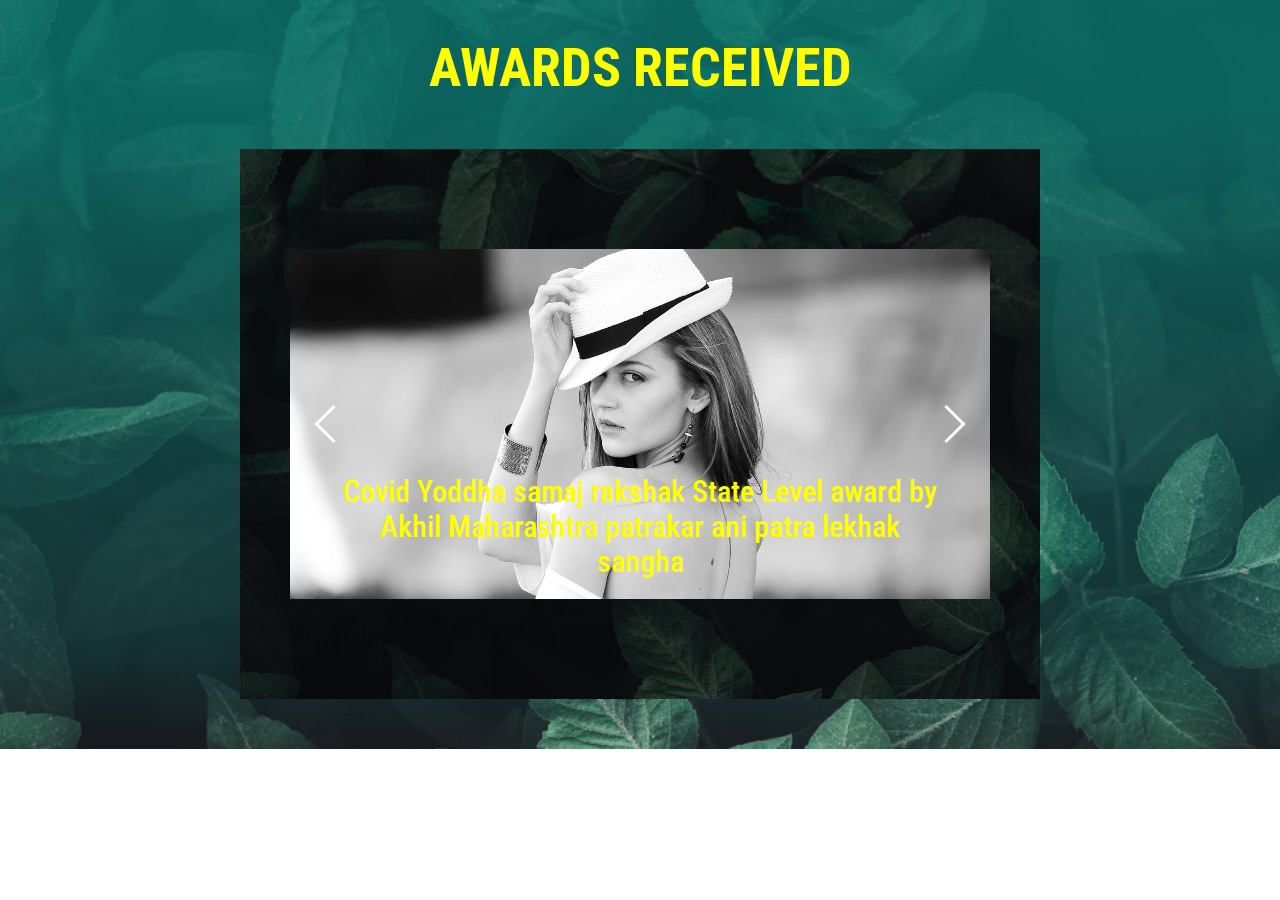
<file: index.html>
<!DOCTYPE html>
<html lang="en">
<head>
  <meta charset="UTF-8">
  <meta http-equiv="X-UA-Compatible" content="IE=edge">
  <meta name="viewport" content="width=device-width, initial-scale=1.0">
  <title>Document</title>
  <link href="https://fonts.googleapis.com/css2?family=Odibee+Sans&display=swap" rel="stylesheet">
  <link rel="stylesheet" href="style.css">
</head>
<body>
  <h1>AWARDS RECEIVED</h1>
  <div class="carousel-wrapper">
    <span id="item-1"></span>
    <span id="item-2"></span>
    <span id="item-3"></span>
    <div class="carousel-item item-1">
      <div class="para">
        <p>Covid Yoddha samaj rakshak State Level award by Akhil Maharashtra patrakar ani patra lekhak sangha</p>
      </div>
      
      <a href="#item-3" class="arrow-prev arrow"></a>
      <a href="#item-2" class="arrow-next arrow"></a>
    </div>

    <div class="carousel-item item-2">
      <div class="para">
        <p>Covid Yoddha samaj rakshak State Level award by Akhil Maharashtra patrakar ani patra lekhak sangha</p>
      </div>
      <a href="#item-1" class="arrow-prev arrow"></a>
      <a href="#item-3" class="arrow-next arrow"></a>
    </div>

    <div class="carousel-item item-3">
      <div class="para">
        <p>Covid Yoddha samaj rakshak State Level award by Akhil Maharashtra patrakar ani patra lekhak sangha</p>
      </div>
      <a href="#item-2" class="arrow-prev arrow"></a>
      <a href="#item-1" class="arrow-next arrow"></a>
    </div>

  </div>
</body>
</html>
</file>
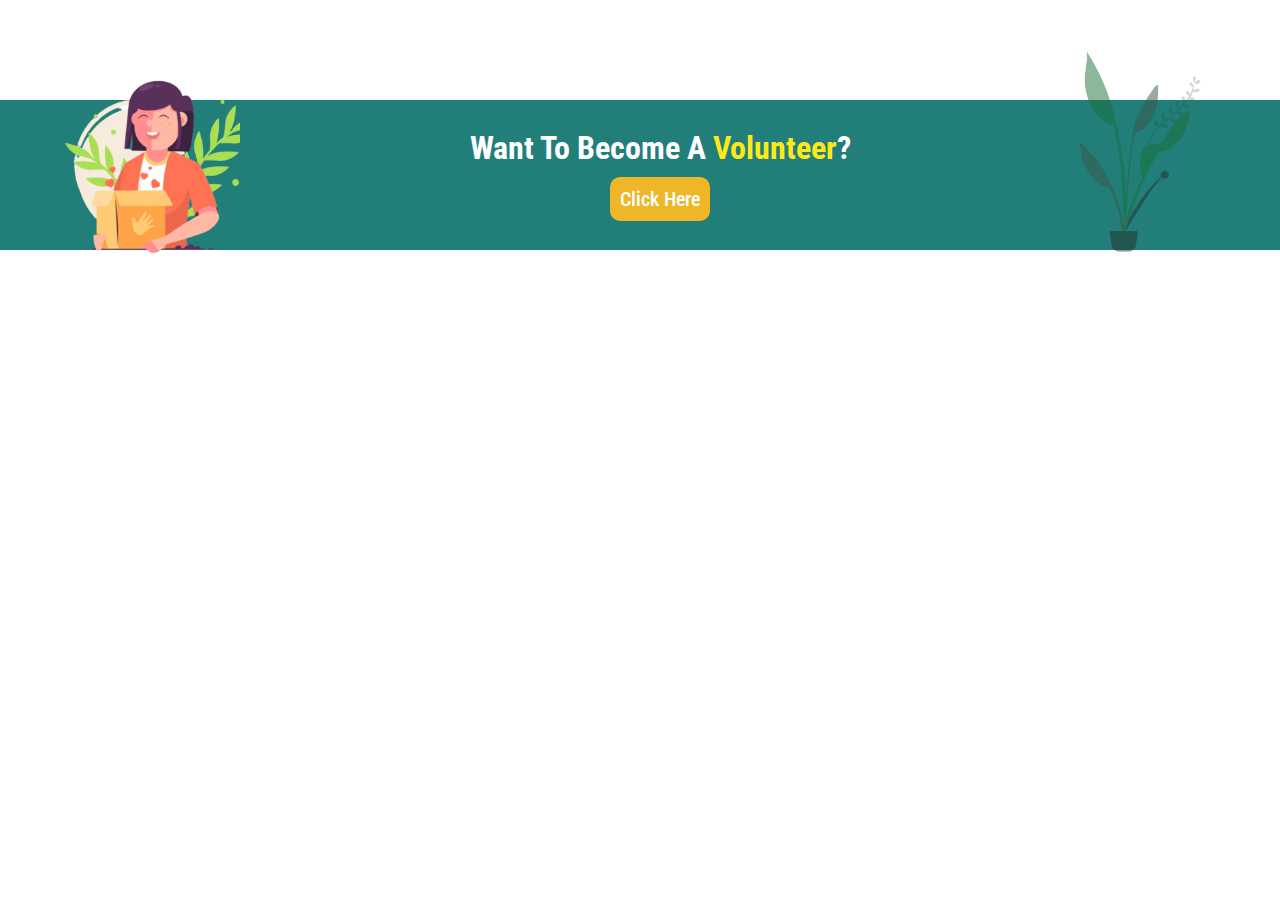
<file: div/index.html>
<!DOCTYPE html>
<html lang="en">
<head>
    <meta charset="UTF-8">
    <meta http-equiv="X-UA-Compatible" content="IE=edge">
    <meta name="viewport" content="width=device-width, initial-scale=1.0">
    <link rel="stylesheet" href="style.css">
    <title>division</title>
</head>
<body>
    <div class="main">
        <div class="img1"></div>
        <div class="text">
            <h1 class="heading">Want To Become A <span> Volunteer</span>?</h1>
            <button class="btn">Click Here</button>
        </div>
        <div class="img2"></div>
    </div>
    
</body>
</html>
</file>
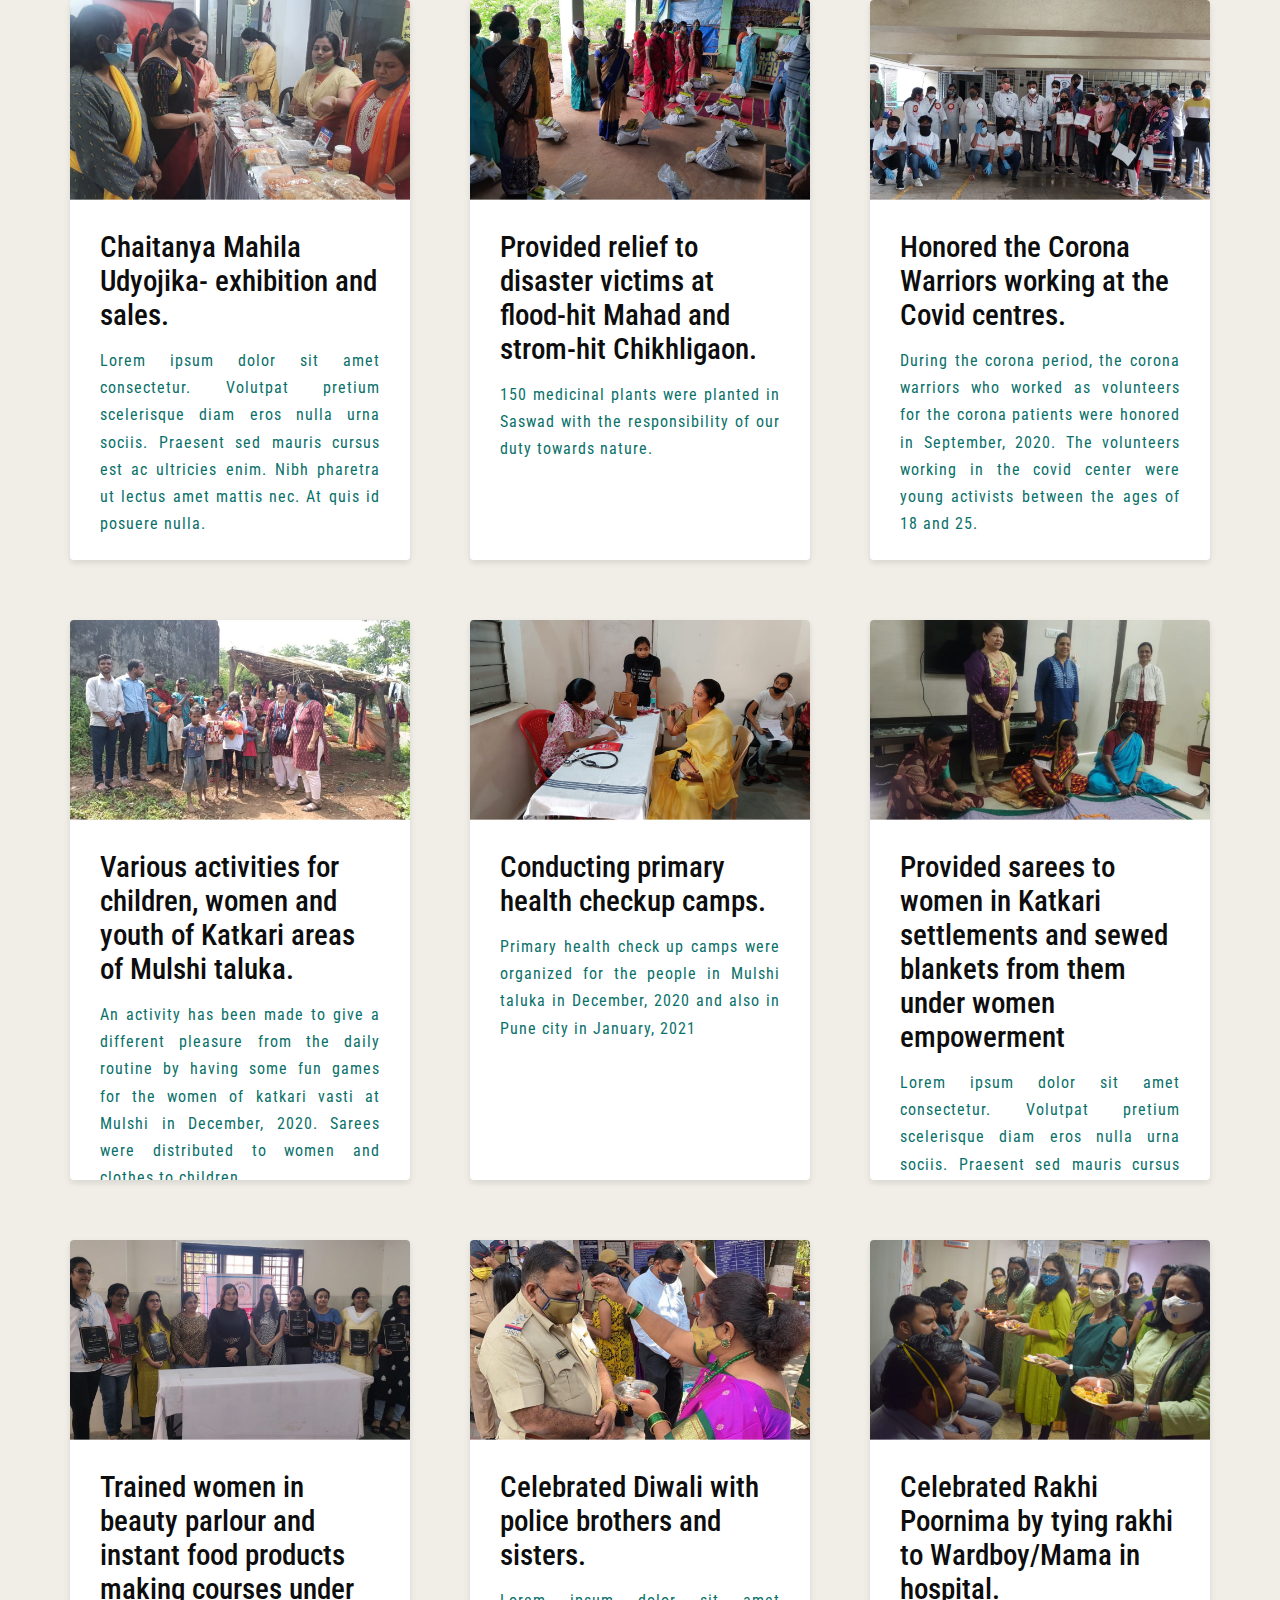
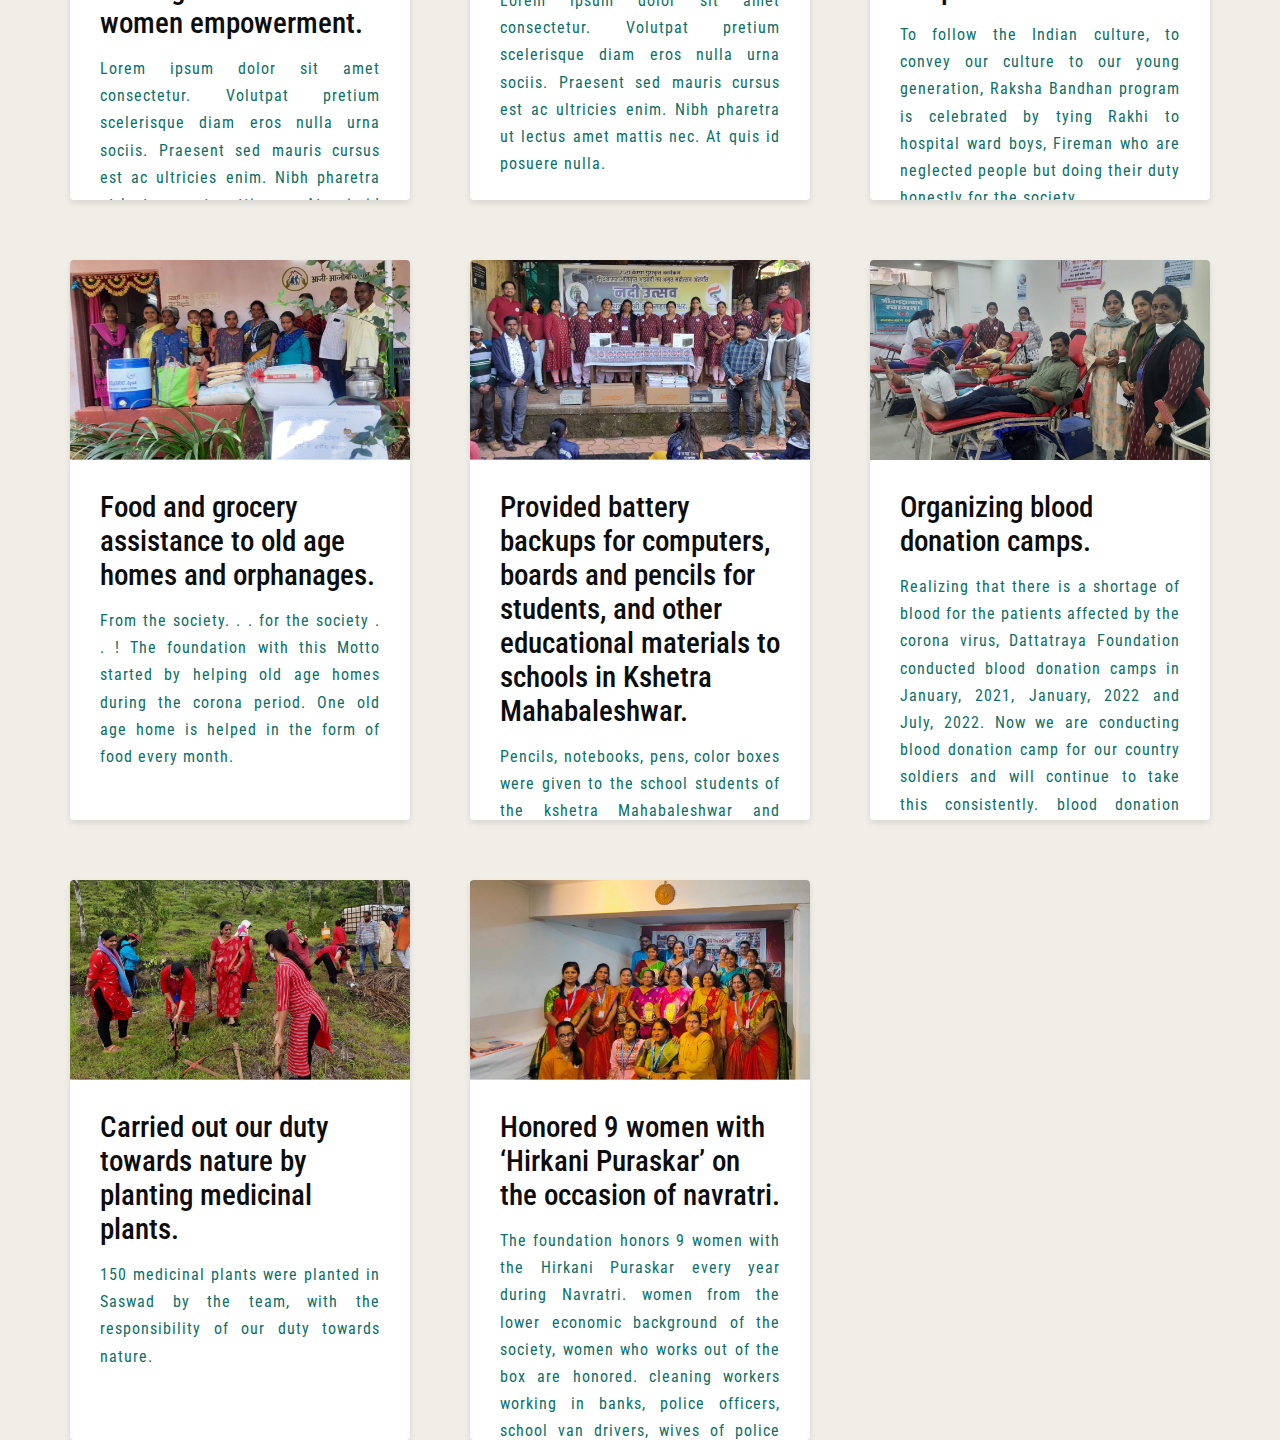
<file: card/card.html>
<!DOCTYPE html>
<html lang="en">
  <head>
    <meta charset="UTF-8" />
    <meta name="viewport" content="width=device-width, initial-scale=1.0" />
    <title>webIQ</title>

    <link rel="stylesheet" href="card.css" />
  </head>

  <body>
    <div class="grid">
      <div class="grid-item">
        <div class="card">
          <img class="card-img" src="4.png" alt="Rome" />
          <div class="card-content">
            <h1 class="card-header">Chaitanya Mahila Udyojika- exhibition and sales.</h1>
            <p class="card-text">
              Lorem ipsum dolor sit amet consectetur. Volutpat pretium scelerisque diam eros nulla urna sociis. Praesent sed mauris cursus est ac ultricies enim. Nibh pharetra ut lectus amet mattis nec. At quis id posuere nulla.
            </p>
          </div>
        </div>
      </div>
      
      <div class="grid-item">
        <div class="card">
          <img
            class="card-img"
            src="2.png"
            alt="Grand Canyon"
          />
          <div class="card-content">
            <h1 class="card-header">Provided relief to disaster victims at flood-hit Mahad and strom-hit Chikhligaon.</h1>
            <p class="card-text">
              150 medicinal plants were planted in Saswad with the responsibility of our duty towards nature.
            </p>
          
          </div>
        </div>
      </div>
      <div class="grid-item">
        <div class="card">
          <img class="card-img" src="3.png" alt="Maldives" />
          <div class="card-content">
            <h1 class="card-header">Honored the Corona Warriors working at the Covid centres.</h1>
            <p class="card-text">
              During the corona period, the corona warriors who worked as volunteers for the corona patients were honored in September, 2020. The volunteers working in the covid center were young activists between the ages of 18 and 25.
            </p>
          
          </div>
        </div>
      </div>
      <div class="grid-item">
        <div class="card">
          <img
            class="card-img"
            src="8.png"
            alt="Grand Canyon"
          />
          <div class="card-content">
            <h1 class="card-header">Various activities for children, women and youth of Katkari areas of Mulshi taluka.</h1>
            <p class="card-text">
              An activity has been made to give a different pleasure from the daily routine by having some fun games for the women of katkari vasti at Mulshi in December, 2020. Sarees were distributed to women and clothes to children.
            </p>
          
          </div>
        </div>
      </div>
      
      <div class="grid-item">
        <div class="card">
          <img class="card-img" src="14.png" alt="Maldives" />
          <div class="card-content">
            <h1 class="card-header">Conducting primary health checkup camps.</h1>
            <p class="card-text">
              Primary  health check up camps were organized for the people in Mulshi  taluka in December, 2020 and also in Pune city in January, 2021
            </p>
          
          </div>
        </div>
      </div>
      <div class="grid-item">
        <div class="card">
          <img class="card-img" src="6.png" alt="Maldives" />
          <div class="card-content">
            <h1 class="card-header">Provided sarees to women in Katkari settlements and sewed blankets from them under women empowerment</h1>
            <p class="card-text">
              Lorem ipsum dolor sit amet consectetur. Volutpat pretium scelerisque diam eros nulla urna sociis. Praesent sed mauris cursus est ac ultricies enim. Nibh pharetra ut lectus amet mattis nec. At quis id posuere nulla.
            </p>
          
          </div>
        </div>
      </div>
      <div class="grid-item">
        <div class="card">
          <img class="card-img" src="7.png" alt="Rome" />
          <div class="card-content">
            <h1 class="card-header">Trained women in beauty parlour  and instant food products making courses under women empowerment.</h1>
            <p class="card-text">
              Lorem ipsum dolor sit amet consectetur. Volutpat pretium scelerisque diam eros nulla urna sociis. Praesent sed mauris cursus est ac ultricies enim. Nibh pharetra ut lectus amet mattis nec. At quis id posuere nulla.
            </p>
          
          </div>
        </div>
      </div>
      <div class="grid-item">
        <div class="card">
          <img class="card-img" src="1.png" alt="Rome" />
          <div class="card-content">
            <h1 class="card-header">Celebrated Diwali with police brothers and sisters.</h1>
            <p class="card-text">
              Lorem ipsum dolor sit amet consectetur. Volutpat pretium scelerisque diam eros nulla urna sociis. Praesent sed mauris cursus est ac ultricies enim. Nibh pharetra ut lectus amet mattis nec. At quis id posuere nulla.
            </p>
          
          </div>
        </div>
      </div>
      <div class="grid-item">
        <div class="card">
          <img class="card-img" src="9.png" alt="Maldives" />
          <div class="card-content">
            <h1 class="card-header">Celebrated Rakhi Poornima by tying rakhi to Wardboy/Mama in hospital.</h1>
            <p class="card-text">
              To follow the Indian culture, to convey our culture to our young generation, Raksha Bandhan program is celebrated by tying Rakhi to hospital ward boys, Fireman who are neglected people but doing their duty  honestly for  the society.
            </p>
          
          </div>
        </div>
      </div>
      <div class="grid-item">
        <div class="card">
          <img class="card-img" src="10.png" alt="Maldives" />
          <div class="card-content">
            <h1 class="card-header">Food and grocery assistance to old age homes and orphanages.</h1>
            <p class="card-text">
              From the society. . . for the society . . ! The foundation with this Motto started by helping old age homes during the corona period. One old age home is helped in the form of food every month.
            </p>
          
          </div>
        </div>
      </div>
      <div class="grid-item">
        <div class="card">
          <img class="card-img" src="11.png" alt="Maldives" />
          <div class="card-content">
            <h1 class="card-header">Provided battery backups for computers, boards and pencils for students, and other educational materials to schools in Kshetra Mahabaleshwar.</h1>
            <p class="card-text">
              Pencils, notebooks, pens, color boxes were given to the school students of the kshetra Mahabaleshwar and nearby villages.  On this occasion sports competition of the students, dance competitions based on patriotic songs were conducted. Also battery backups were arranged for computers in these schools.
            </p>
          
          </div>
        </div>
      </div>
      <div class="grid-item">
        <div class="card">
          <img class="card-img" src="12.png" alt="Maldives" />
          <div class="card-content">
            <h1 class="card-header">Organizing blood donation camps.</h1>
            <p class="card-text">
              Realizing that there is a shortage of blood for the patients affected by the corona virus, Dattatraya Foundation  conducted blood donation camps in January, 2021, January, 2022 and July, 2022. Now we are conducting  blood donation camp for our country soldiers  and will continue to take this consistently. blood donation camp is conducted at least twice a year.
            </p>
          
          </div>
        </div>
      </div>
      <div class="grid-item">
        <div class="card">
          <img class="card-img" src="13.png" alt="Maldives" />
          <div class="card-content">
            <h1 class="card-header">Carried out our duty towards nature by planting medicinal plants.</h1>
            <p class="card-text">
              150 medicinal plants were planted in Saswad by the team, with the responsibility of our duty towards nature.
            </p>
          
          </div>
        </div>
      </div>
      
      <div class="grid-item">
        <div class="card">
          <img
            class="card-img"
            src="5.png"
            alt="Grand Canyon"
          />
          <div class="card-content">
            <h1 class="card-header">Honored 9 women with ‘Hirkani Puraskar’ on the occasion of navratri.</h1>
            <p class="card-text">
              The foundation honors 9 women with the Hirkani Puraskar every year during Navratri. women from the lower economic background of the society, women who works out of the box are honored.  cleaning workers working in banks, police officers, school van drivers, wives of police officers, mother of a soldier are the some of women who were honored with Saree and Soubhagya Alankara .
            </p>
          
          </div>
        </div>
      </div>
    </div>
  </body>
</html>
</file>
<file: style.css>
@import url('https://fonts.googleapis.com/css2?family=Roboto+Condensed&display=swap');


body{
  background: linear-gradient(180deg, rgba(9, 113, 106, 0.82) 13.76%, rgba(9, 113, 106, 0.450217) 52.31%, rgba(9, 113, 106, 0.21908) 87.09%, rgba(9, 113, 106, 0) 97.74%), url('leaves.png');
  background-repeat:no-repeat;
  background-size: cover;
  margin:0;
  padding:0;
  
}
h1{
  font-size: 54px;
  text-transform: uppercase;
  text-align: center;
  color: yellow;
  /* font-family: 'Odibee Sans', cursive; */
  font-family: 'Roboto Condensed', sans-serif;
  margin-bottom: 0;
}

#css {
  color: yellow;
  font-family: 'Odibee Sans', cursive;
}

.carousel-wrapper {
  height: 550px;
  position: relative;
  width: 800px;
  display: block;
  margin: 50px auto ;
  /* border: 2px solid black; */
  background: linear-gradient(rgba(0, 0, 0, 0.65), rgba(0, 0, 0, 0.65)), url("leaves.png");
  background-repeat:no-repeat;
  background-size: cover;
}

.carousel-item {
  position: absolute;
  top: 0;
  bottom: 0;
  left: 0;
  right: 0;
  padding: 25px 50px;
  opacity: 0;
  transition: all 0.5s ease-in-out;
  margin:100px 50px;
}
.arrow{
  border: solid #fff;
  border-width: 0 3px 3px 0;
  display: inline-block;
  padding: 12px;
}
.arrow-prev {
  left: 30px;
  position: absolute;
  top: 50%;
  transform: translateY(-50%) rotate(135deg);
  color: #fff;

}
.arrow-next {
  right: 30px;
  position: absolute;
  top: 50%;
  transform: translateY(-50%) rotate(-45deg);
  color: #fff;
}

[id^= "item"] {
  display: none;
}
.item-1 {
  z-index: 2;
  opacity: 1;
  background: url('img1.jpg');
  background-size: cover;
}
.item-2 {
  background: url('img2.jpg');
  background-size: cover;
}
.item-3 {
  background: url('img3.jpg');
  background-size: cover;
}

*:target ~ .item-1{
  opacity: 0;
}
#item-1:target ~ .item-1 {
  opacity: 1;

}
#item-2:target ~ .item-2, #item-3:target ~ .item-3 {
  z-index: 3;
  opacity: 1;
} 

.para{
  text-align: center;
  padding-top:170px;
  color: yellow;
  font-family: 'Roboto Condensed', sans-serif;
  font-weight: 500;
  font-size: 30px;
}









@media screen and (max-width: 640px) {
  .carousel-wrapper{
    /* margin: 7% 10%; */
    width: 600px;
  }
  .para{
    font-size: 25px;
    padding-top:170px;
  }
}
</file>
<file: div/style.css>
@import url('https://fonts.googleapis.com/css2?family=Roboto+Condensed:ital@1&display=swap');

*{
    margin:0;
    padding:0;
    text-align: center;
    font-family: 'Roboto Condensed', sans-serif;
}

.main{
    margin-top: 100px; /* comment this later*/
    /* border:2px solid red; */
      /* comment this later*/
    height: 150px;
    display: flex;
    background-color:  #09716A;
    opacity: 0.9;
}

.img1{
    background-image: url('ourwork-girl.png');
    background-repeat: no-repeat;
    background-size: cover;
    height:200px;
    width: 200px;
    margin-top: -42px;
    margin-left: 40px;
}

.img2{
    background-image: url('Plants.png');
    background-repeat: no-repeat;
    background-size: contain;
    height:200px;
    width: 200px;
    margin-top: -48px;
    
}

.text{
    margin: auto;
    color: white;
}

.btn{
    padding:10px;
    border-radius: 10px;
    border: none;
    background-color: #EEB011;
    color: white;
    margin-top: 10px;
    font-size: 20px;
    font-weight: 500;
}

.heading span{
    color: #FFE600;
}


@media only screen and (max-width: 60em) {
    .img1{
        display: none;
    }
    .img2{
        display: none;
    }
    .text{
        padding:20px;
        font-size: 15px;
    }
    .main{
        padding-bottom: 10px;
    }
}
</file>
<file: card/card.css>
@import url('https://fonts.googleapis.com/css2?family=Roboto+Condensed:ital@1&display=swap');

* {
  margin: 0;
  padding: 0;
}

html {
  box-sizing: border-box;
  font-size: 62.5%;
}

body {
  background-color:#F0EEE7;
  font-family: 'Roboto Condensed', sans-serif;
  display: flex;
  justify-content: center;
  align-items: center;
  min-height: 100vh;
}

.grid {
  display: grid;
  width: 114em;
  grid-gap: 6rem;
  grid-template-columns: repeat(auto-fit, minmax(30rem, 1fr));
  align-items: start;
}

.grid-item {
  background-color: #fff;
  border-radius: 0.4rem;
  overflow: hidden;
  box-shadow: 0 3px 6px rgba(0, 0, 0, 0.1);
  cursor: pointer;
  transition: 0.2s;
}

.grid-item:hover {
  transform: translateY(-0.5%);
  box-shadow: 0 5px 5px rgba(0, 0, 0, 0.5);
}

.card-img {
  display: block;
  width: 100%;
  height: 200px;
  object-fit: cover;
}

.card-content {
  padding: 3rem;
  overflow-y:auto;
  height: 300px;
  
}

.card-header {
  font-size: 29px;
  font-weight: 500;
  color: #0d0d0d;
  margin-bottom: 1.5rem;
}

.card-text {
  font-size: 1.6rem;
  letter-spacing: 0.1rem;
  line-height: 1.7;
  color:#09716A;
  margin-bottom: 2.5rem;
  text-align:justify;
  /* overflow-y:auto; */
  /* height: 150px; */
}

.card-btn {
  display: block;
  width: 100%;
  padding: 1.5rem;
  font-size: 2rem;
  text-align: center;
  color: #3363ff;
  background-color: #d8e0fd;
  border: none;
  border-radius: 0.4rem;
  transition: 0.2s;
  cursor: pointer;
  letter-spacing: 0.1rem;
}

.card-btn span {
  margin-left: 1rem;
  transition: 0.2s;
}

.card-btn:hover,
.card-btn:active {
  background-color: #c2cffc;
}

.card-btn:hover span,
.card-btn:active span {
  margin-left: 1.5rem;
}

@media only screen and (max-width: 60em) {
  body {
    padding: 3rem;
  }

  .grid {
    grid-gap: 3rem;
  }
}
</file>
